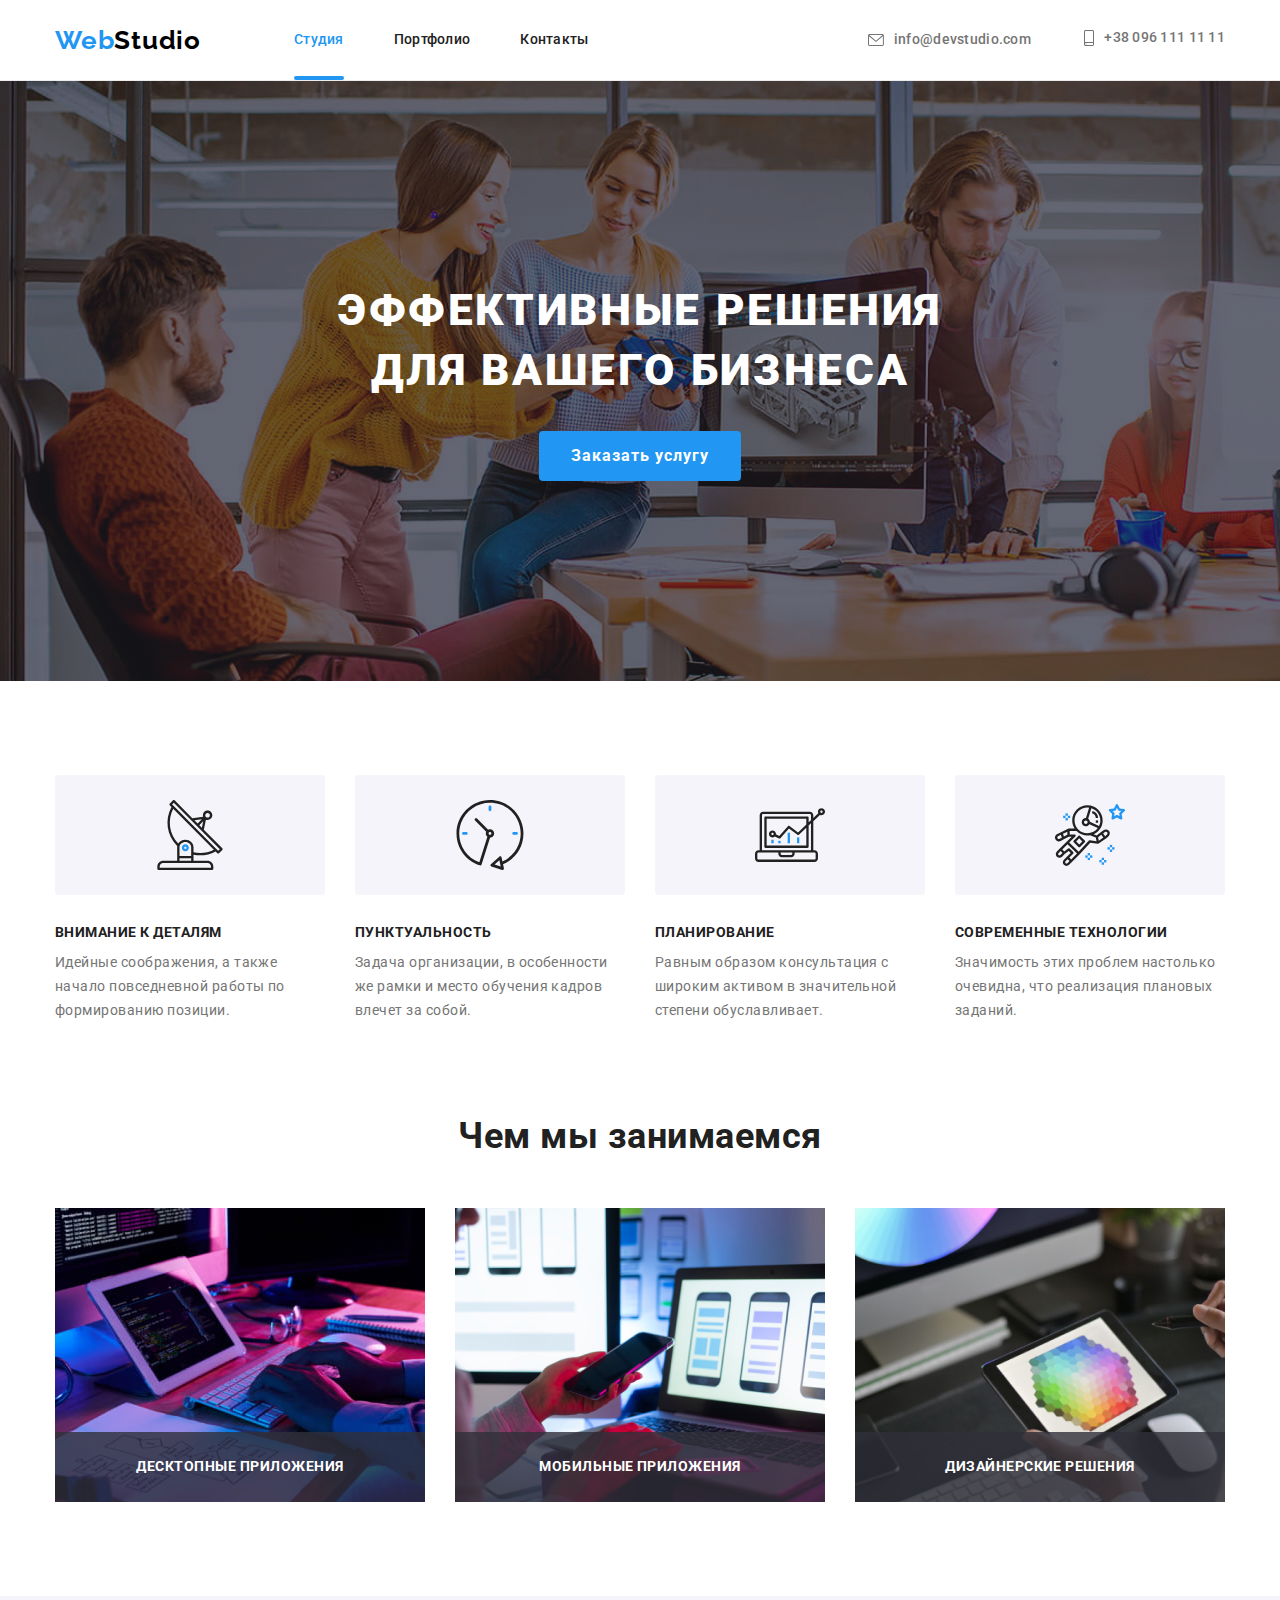
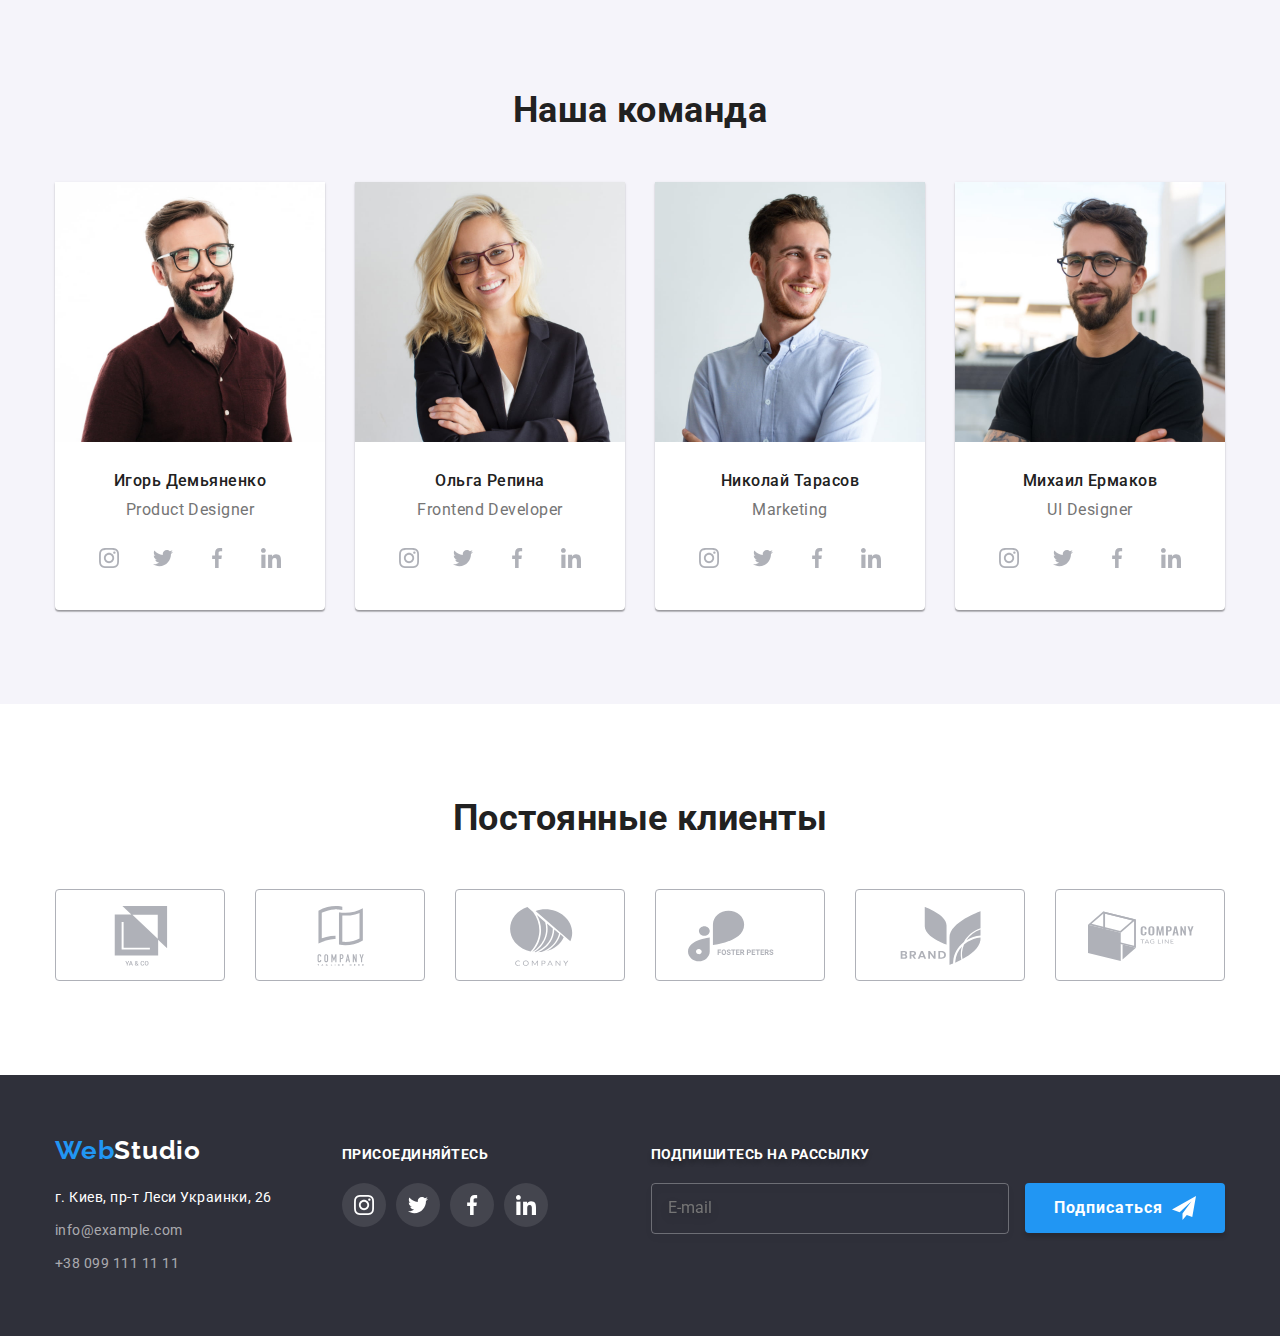
<file: index.html>
<!DOCTYPE html>
<html lang="ru">
<head>
    <meta charset="UTF-8">
    <meta http-equiv="X-UA-Compatible" content="IE=edge">
    <meta name="viewport" content="width=device-width, initial-scale=1.0">
    <title>WebStudio</title>
    <link 
    href="https://fonts.googleapis.com/css2?family=Raleway:wght@700&family=Roboto:wght@400;500;700;900&display=swap" 
    rel="stylesheet"
    />
    <link rel="stylesheet" href="https://cdnjs.cloudflare.com/ajax/libs/modern-normalize/1.1.0/modern-normalize.min.css">
    <link rel="stylesheet" href="./css/style.css"/>
</head>
<body>

    <!--Шапка-->
    <header class="header">
        <div class="container main-header">
            <a href="./index.html" class="logo">Web<span>Studio</span></a>
            <nav class="site-nav">
                 <ul class="site-nav list">
                    <li class="item"> <a class="link current" href="">Студия</a></li>
                    <li class="item"> <a class="link" href="./portfolio.html">Портфолио</a></li>
                    <li class="item"> <a class="link" href="">Контакты</a></li>
                 </ul>
            </nav>
            <div class="contacts">
                <a class="link" href="mailto:info@devstudio.com">
                    <svg class="contacts-icon" width="16" height="12">
                        <use href="./images/icon-sprite.svg#envelope"></use>
                    </svg>info@devstudio.com
                </a>
                <a class="link" href="tel:+380991111111">
                    <svg class="contacts-icon" width="10" height="16">
                        <use href="./images/icon-sprite.svg#smartphone"></use>
                    </svg>+38 096 111 11 11
                </a>
            </div>
        </div>
    </header>
    <main>      

    <!-- Hero -->
    <section class="hero">
        <div class="overlay">
            <div class="heading-container">
                <h1 class="hero-title">Эффективные решения для вашего бизнеса</h1>
                <button type="button" class="button hero" data-modal-open>Заказать услугу</button>
            </div>
        </div>
    </section>

    <!-- Наши особенности -->
    <section class="section">
        <div class="container">
            <h2 class="section-title visually-hidden">Наши преимущества</h2>
            <ul class="features list">
                <li class="item">
                    <div class="features-icon">
                        <svg>
                            <use href="./images/icon-sprite.svg#antenna" width="70" height="70"></use>
                        </svg>
                    </div>
                    <h3 class="features-heading">Внимание к деталям</h3><p class="features-text">Идейные соображения, а также начало повседневной работы по формированию позиции.</p></li> 
                <li class="item">
                    <div class="features-icon">
                        <svg>
                            <use href="./images/icon-sprite.svg#clock" width="70" height="70"></use>
                        </svg>
                    </div>
                    <h3 class="features-heading">Пунктуальность</h3><p class="features-text">Задача организации, в особенности же рамки и место обучения кадров влечет за собой.</p></li>
                <li class="item">
                    <div class="features-icon">
                        <svg>
                            <use href="./images/icon-sprite.svg#diagram" width="70" height="70"></use>
                        </svg>
                    </div>
                    <h3 class="features-heading">Планирование</h3><p class="features-text">Равным образом консультация с широким активом в значительной степени обуславливает.</p></li>
                <li class="item">
                    <div class="features-icon">
                        <svg>
                            <use href="./images/icon-sprite.svg#astronaut" width="70" height="70"></use>
                        </svg>
                    </div>
                    <h3 class="features-heading">Современные технологии</h3><p class="features-text">Значимость этих проблем настолько очевидна, что реализация плановых заданий.</p></li>
            </ul>
        </div>
    </section> 
    
    <!-- Чем мы занимаемся-->
    <section class="section no-padding">
        <div class="container">
            <h2 class="section-title">Чем мы занимаемся</h2>
            <ul class="service-area list">
                <li class="service-area item"><img class="image" src="images/working-process1.jpg" width="370" alt="Процесс написания кода разработчиком"><div class="service-area thumb"><h3 class="service-area title">Десктопные приложения</h3></div></li>
                <li class="service-area item"><img class="image" src="images/working-process2.jpg" width="370" alt="Процесс разработки дизайна мобильного приложения"><div class="service-area thumb"><h3 class="service-area title">Мобильные приложения</h3></div></li>
                <li class="service-area item"><img class="image" src="images/working-process3.jpg" width="370" alt="Палитра цветов на планшете"><div class="service-area thumb"><h3 class="service-area title">Дизайнерские решения</h3></div></li>
            </ul>
        </div>
    </section>

    <!-- Наша команда -->
    <section class="section">
        <div class="container">
            <h2 class="section-title">Наша команда</h2>
            <ul class="team list">
                <li class="card"><img class="image" src="images/team-member4.jpg" width="270" alt="Фото Игоря Демьяненко"><h3 class="teammate">Игорь Демьяненко</h3><p class="position">Product Designer</p>
                    <ul class="networks list">
                        <li class="networks-item">
                            <a href="" class="networks-link">
                                <svg width="20px" height="20px">
                                    <use href="./images/icon-sprite.svg#instagram"></use>
                                </svg>
                            </a>
                        </li>
                        <li class="networks-item">
                            <a href="" class="networks-link">
                                <svg width="20px" height="20px">
                                    <use href="./images/icon-sprite.svg#twitter"></use>
                                </svg>
                            </a>
                        </li>
                        <li class="networks-item">
                            <a href="" class="networks-link">
                                <svg width="20px" height="20px">
                                    <use href="./images/icon-sprite.svg#facebook"></use>
                                </svg>
                            </a>
                        </li>
                        <li class="networks-item">
                            <a href="" class="networks-link">
                                <svg width="20px" height="20px">
                                    <use href="./images/icon-sprite.svg#linkedin"></use>
                                </svg>
                            </a>
                        </li>
                    </ul>
                </li>
                <li class="card"><img class="image" src="images/team-member1.jpg" width="270" alt="Фото Ольги Репиной"><h3 class="teammate">Ольга Репина</h3><p class="position">Frontend Developer</p>
                    <ul class="networks list">
                        <li class="networks-item">
                            <a href="" class="networks-link">
                                <svg width="20px" height="20px">
                                    <use href="./images/icon-sprite.svg#instagram"></use>
                                </svg>
                            </a>
                        </li>
                        <li class="networks-item">
                            <a href="" class="networks-link">
                                <svg width="20px" height="20px">
                                    <use href="./images/icon-sprite.svg#twitter"></use>
                                </svg>
                            </a>
                        </li>
                        <li class="networks-item">
                            <a href="" class="networks-link">
                                <svg width="20px" height="20px">
                                    <use href="./images/icon-sprite.svg#facebook"></use>
                                </svg>
                            </a>
                        </li>
                        <li class="networks-item">
                            <a href="" class="networks-link">
                                <svg width="20px" height="20px">
                                    <use href="./images/icon-sprite.svg#linkedin"></use>
                                </svg>
                            </a>
                        </li>
                    </ul>
                </li>
                <li class="card"><img class="image" src="images/team-member2.jpg" width="270" alt="Фото Николая Тарасова"><h3 class="teammate">Николай Тарасов</h3><p class="position">Marketing</p>
                 <ul class="networks list">
                        <li class="networks-item">
                            <a href="" class="networks-link">
                                <svg width="20px" height="20px">
                                    <use href="./images/icon-sprite.svg#instagram"></use>
                                </svg>
                            </a>
                        </li>
                        <li class="networks-item">
                            <a href="" class="networks-link">
                                <svg width="20px" height="20px">
                                    <use href="./images/icon-sprite.svg#twitter"></use>
                                </svg>
                            </a>
                        </li>
                        <li class="networks-item">
                            <a href="" class="networks-link">
                                <svg width="20px" height="20px">
                                    <use href="./images/icon-sprite.svg#facebook"></use>
                                </svg>
                            </a>
                        </li>
                        <li class="networks-item">
                            <a href="" class="networks-link">
                                <svg width="20px" height="20px">
                                    <use href="./images/icon-sprite.svg#linkedin"></use>
                                </svg>
                            </a>
                        </li>
                    </ul>
                </li>
                <li class="card"><img class="image" src="images/team-member3.jpg" width="270" alt="Фото Михаила Ермакова"><h3 class="teammate">Михаил Ермаков</h3><p class="position">UI Designer</p>
                 <ul class="networks list">
                        <li class="networks-item">
                            <a href="" class="networks-link">
                                <svg width="20px" height="20px">
                                    <use href="./images/icon-sprite.svg#instagram"></use>
                                </svg>
                            </a>
                        </li>
                        <li class="networks-item">
                            <a href="" class="networks-link">
                                <svg width="20px" height="20px">
                                    <use href="./images/icon-sprite.svg#twitter"></use>
                                </svg>
                            </a>
                        </li>
                        <li class="networks-item">
                            <a href="" class="networks-link">
                                <svg width="20px" height="20px">
                                    <use href="./images/icon-sprite.svg#facebook"></use>
                                </svg>
                            </a>
                        </li>
                        <li class="networks-item">
                            <a href="" class="networks-link">
                                <svg width="20px" height="20px">
                                    <use href="./images/icon-sprite.svg#linkedin"></use>
                                </svg>
                            </a>
                        </li>
                    </ul>
                </li>
            </ul>
        </div>
    </section>
    <section class="section">
       <div class="container">
            <h2 class="section-title">Постоянные клиенты</h2>
            <ul class="clients list">
                <li class="client-item">
                     <svg width="106px" height="60px">
                         <use href="./images/icon-sprite.svg#client1"></use>
                     </svg>
                </li>
                <li class="client-item">
                    <svg width="106px" height="60px">
                        <use href="./images/icon-sprite.svg#client2"></use>
                    </svg>
               </li>
               <li class="client-item">
                    <svg width="106px" height="60px">
                        <use href="./images/icon-sprite.svg#client3"></use>
                    </svg>
                </li>
                <li class="client-item">
                    <svg width="106px" height="60px">
                        <use href="./images/icon-sprite.svg#client4"></use>
                    </svg>
                </li>
                <li class="client-item">
                     <svg width="106px" height="60px">
                         <use href="./images/icon-sprite.svg#client5"></use>
                     </svg>
                </li>
                <li class="client-item">
                    <svg width="106px" height="60px">
                        <use href="./images/icon-sprite.svg#client6"></use>
                    </svg>
                </li>
            </ul>
       </div>
    </section>
    </main>

    <!--Подвал-->
    <footer class="footer">
        <div class="container footer">
            <div>
                <a href="./index.html" class="logo footer">Web<span>Studio</span></a>
                <address class="address">
                 г. Киев, пр-т Леси Украинки, 26
                <a class="address-contacts" href="mailto:info@example.com">info@example.com</a> 
                <a class="address-contacts" href="tel:+380991111111">+38 099 111 11 11</a>
                </address>
            </div>
            <div class="join-us">
                <h3 class="footer-networks heading">Присоединяйтесь</h3>
                <ul class="footer-networks list">
                    <li class="footer-networks item">
                        <a href="" class="footer-networks link">
                            <svg width="20px" height="20px">
                                <use href="./images/icon-sprite.svg#instagram"></use>
                            </svg>
                        </a>
                    </li>
                    <li class="footer-networks item">
                        <a href="" class="footer-networks link">
                            <svg width="20px" height="20px">
                                <use href="./images/icon-sprite.svg#twitter"></use>
                            </svg>
                        </a>
                    </li>
                    <li class="footer-networks item">
                        <a href="" class="footer-networks link">
                            <svg width="20px" height="20px">
                                <use href="./images/icon-sprite.svg#facebook"></use>
                            </svg>
                        </a>
                    </li>
                    <li class="footer-networks item">
                        <a href="" class="footer-networks link">
                            <svg width="20px" height="20px">
                                <use href="./images/icon-sprite.svg#linkedin"></use>
                            </svg>
                        </a>
                    </li>
                </ul>
            </div>
            <form class="subscription-form" name="subscription-form" autocomplete="on">
                <label for="email-subscription" class="subscription-title">Подпишитесь на рассылку</label>
                <div class="">
                    <input type="email" name="email" id="email-subscription" placeholder="E-mail" class="email-form">
                    <button type="submit" class="subscription-button">Подписаться
                        <span class="icon-send"></span>
                    </button>
                </div>
            </form>
        </div>
        <div class="backdrop is-hidden" data-modal>
            <div class="modal">
                <button type="button" class="button-close" data-modal-close>
                    <svg width="18px" height="18px">
                        <use href="./images/icon-sprite.svg#close-icon"></use>
                    </svg>
                </button>
                <h3 class="form-title">Оставьте свои данные, мы вам перезвоним</h3>
                <form name="form-contacts" class="form-contacts">
                    <div class="form-field">
                        <label for="name" class="form-label">Имя</label>
                        <input type="text" name="name" id="name" class="form-input">
                        <svg class="input-icon" width="18" height="18" xmlns="http://www.w3.org/2000/svg"><path d="M9 9a3 3 0 1 0 0-6 3 3 0 1 0 0 6Zm0 1.5c-2.003 0-6 1.005-6 3v.75c0 .412.337.75.75.75h10.5c.412 0 .75-.338.75-.75v-.75c0-1.995-3.998-3-6-3Z"/></svg>
                    </div>
                    <div class="form-field">
                        <label for="tel" class="form-label">Телефон</label>
                        <input type="tel" name="tel" id="tel" class="form-input">
                        <svg class="input-icon" width="18" height="18" xmlns="http://www.w3.org/2000/svg"><path d="m13.996 11.123-1.838-.21a1.44 1.44 0 0 0-1.187.412l-1.332 1.332a10.888 10.888 0 0 1-4.769-4.77L6.21 6.55a1.44 1.44 0 0 0 .412-1.187l-.21-1.824a1.448 1.448 0 0 0-1.44-1.28H3.72c-.818 0-1.498.68-1.448 1.497.384 6.18 5.327 11.116 11.5 11.5.817.05 1.498-.63 1.498-1.448v-1.252a1.434 1.434 0 0 0-1.274-1.432Z"/></svg>
                    </div>
                    <div class="form-field">
                        <label for="email" class="form-label">Почта</label>
                        <input type="email" name="email" id="email" class="form-input">
                        <svg class="input-icon" width="18" height="18" xmlns="http://www.w3.org/2000/svg"><path d="M15 3H3c-.825 0-1.492.675-1.492 1.5l-.008 9c0 .825.675 1.5 1.5 1.5h12c.825 0 1.5-.675 1.5-1.5v-9c0-.825-.675-1.5-1.5-1.5Zm-.3 3.188L9.398 9.502a.759.759 0 0 1-.796 0L3.3 6.188a.637.637 0 1 1 .675-1.08L9 8.25l5.025-3.143a.637.637 0 1 1 .675 1.08Z"/></svg>
                    </div>
                    <div class="form-field">
                        <label for="comment" class="form-label">Комментарий</label>
                        <textarea name="comment" id="comment" class="form-input comment" rows="4" placeholder="Введите текст"></textarea>
                    </div>
                    <div class="center">
                        <label class="form-policy">
                            <input type="checkbox" name="input-checkbox" class="input-checkbox">
                            <span class="icon-checkbox"></span>
                            <p class="checkbox-title">Соглашаюсь с рассылкой и принимаю</p>
                            <a href="" class="policy-link">Условия договора</a>
                        </label>
                        <button type="submit" class="form-button">Отправить</button>
                    </div>
                </form>
            </div>
        </div>
    </footer>
    <script src="./js/modal.js"></script>
</body>
</html>
</file>
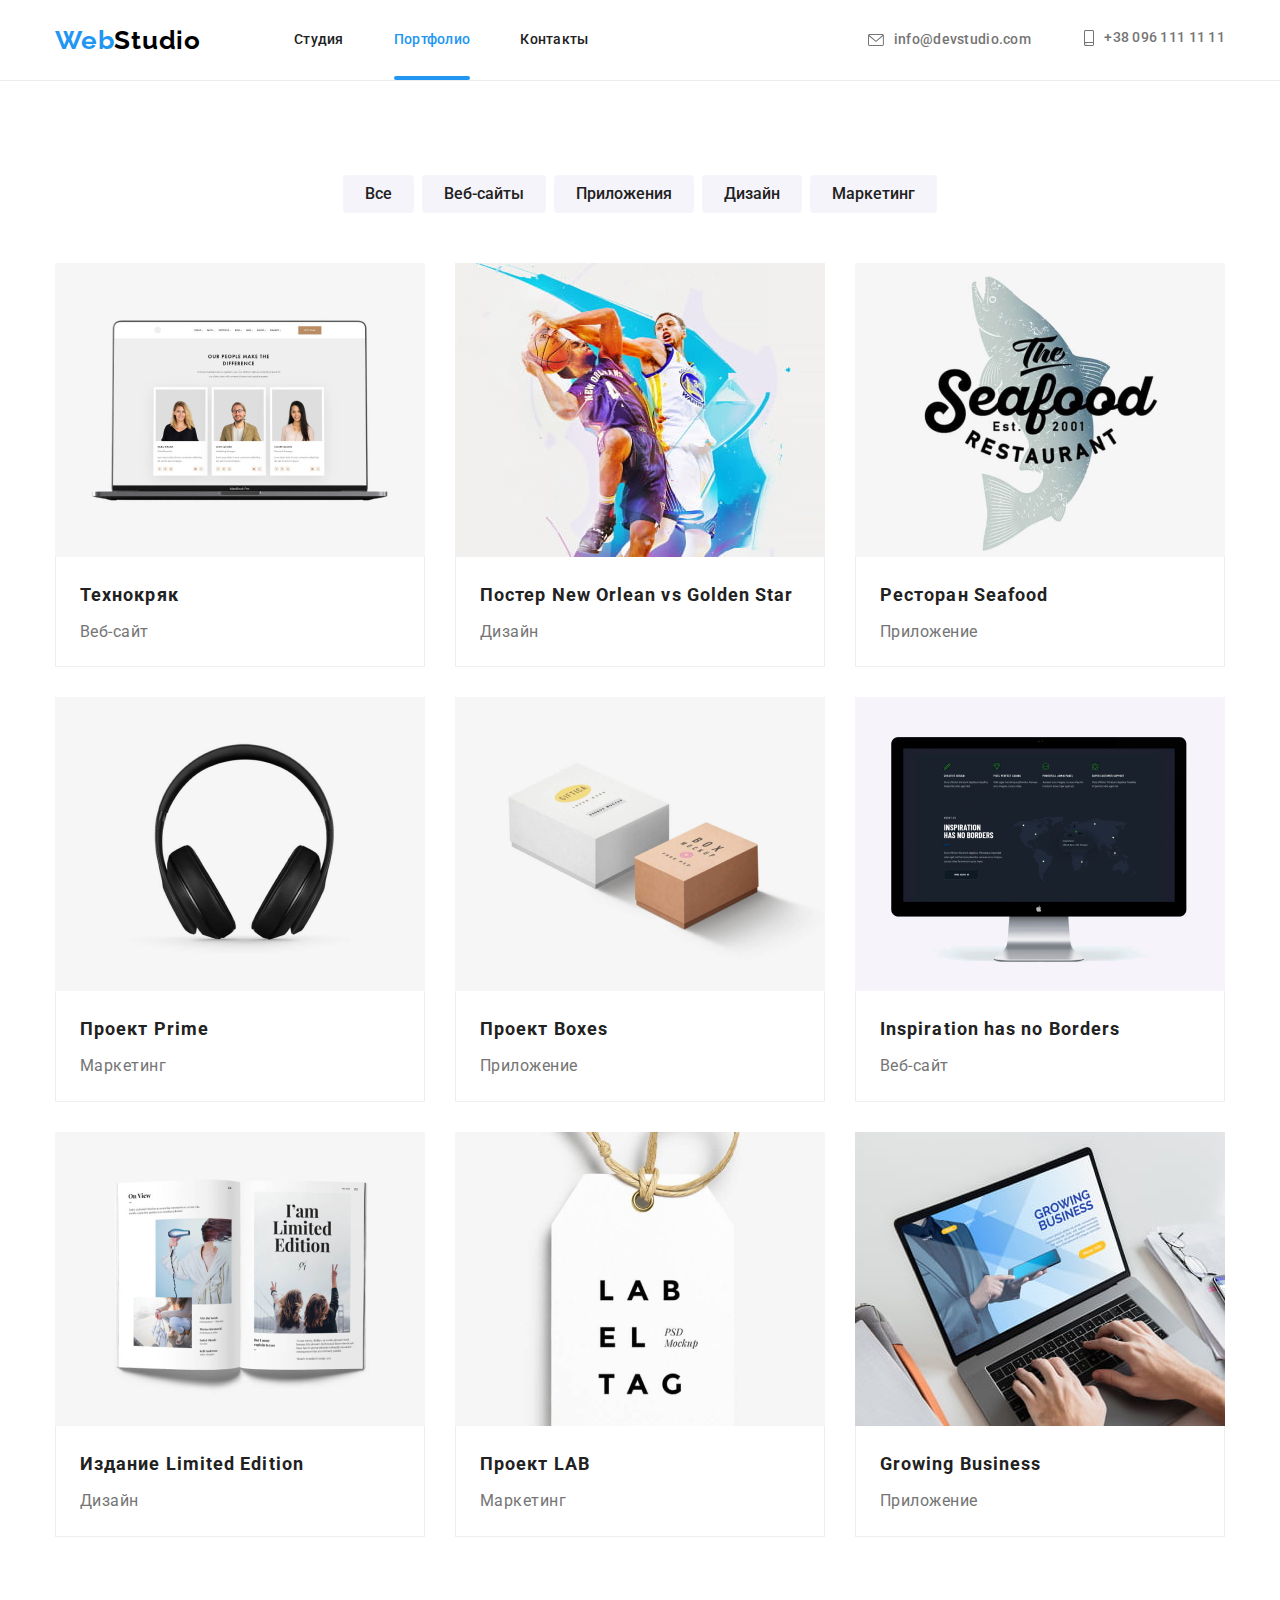
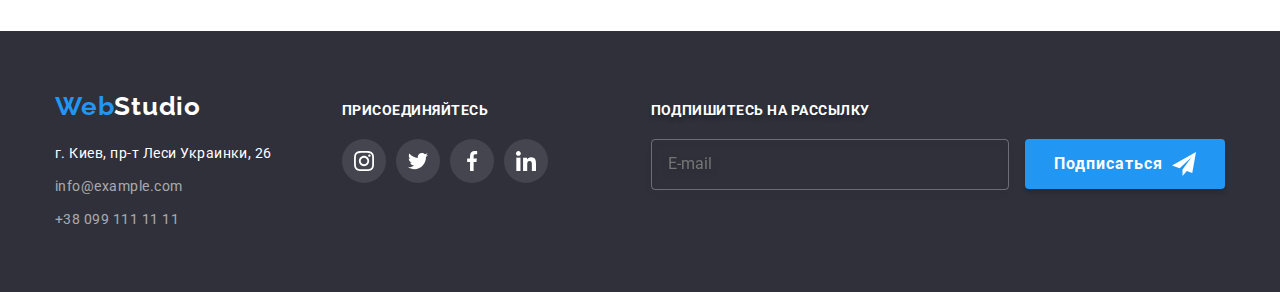
<file: portfolio.html>
<!DOCTYPE html>
<html lang="ru">
<head>
    <meta charset="UTF-8">
    <meta http-equiv="X-UA-Compatible" content="IE=edge">
    <meta name="viewport" content="width=device-width, initial-scale=1.0">
    <title>WebStudio</title>
    <link 
    href="https://fonts.googleapis.com/css2?family=Raleway:wght@700&family=Roboto:wght@400;500;700;900&display=swap" 
    rel="stylesheet"
    />
    <link rel="stylesheet" href="https://cdnjs.cloudflare.com/ajax/libs/modern-normalize/1.1.0/modern-normalize.min.css">
    <link rel="stylesheet" href="./css/style.css">
</head>
<body>
     <!--Шапка-->
    <header class="header">
        <div class="container main-header">
            <a href="./index.html" class="logo">Web<span>Studio</span></a>
            <nav class="site-nav">
                 <ul class="site-nav list">
                    <li class="item"> <a class="link" href="./index.html">Студия</a></li>
                    <li class="item"> <a class="link current" href="./portfolio.html">Портфолио</a></li>
                    <li class="item"> <a class="link" href="">Контакты</a></li>
                 </ul>
            </nav>
            <div class="contacts">
                <a class="link" href="mailto:info@devstudio.com">
                    <svg class="contacts-icon" width="16" height="12">
                        <use href="./images/icon-sprite.svg#envelope"></use>
                    </svg>info@devstudio.com</a>
                <a class="link" href="tel:+380991111111">
                    <svg class="contacts-icon" width="10" height="16">
                        <use href="./images/icon-sprite.svg#smartphone"></use>
                    </svg>+38 096 111 11 11</a>
            </div>
        </div>
    </header>

    <main>
        <section class="container portfolio">
            <!-- <h1>Портфолио</h1> -->
            <ul class="filter list">
                <li class="item"><button type="button" class="filter-button">Все</button></li>
                <li class="item"><button type="button" class="filter-button">Веб-сайты</button></li>
                <li class="item"><button type="button" class="filter-button">Приложения</button></li>
                <li class="item"><button type="button" class="filter-button">Дизайн</button></li>
                <li class="item"><button type="button" class="filter-button">Маркетинг</button></li>
            </ul>
            <ul class="projects list">
                <li class="project-card">
                    <a class="project-link" href="#">
                        <div class="overlay">
                            <img class="image" src="./images/project-tehnokryak.jpg" width="370" alt="Разработанный веб-сайт">
                            <div class="projects-thumb">
                                <p class="text">Технокряк это современная площадка распространения коронавируса. Компании используют эту платформу для цифрового шпионажа и атак на защищённые сервера конкурентов.</p>
                            </div>
                        </div>
                        <div class="card-text">
                            <h2 class="projects-name">Технокряк</h2>
                            <p class="projects-type">Веб-сайт</p>
                        </div>
                    </a>
                </li>
                <li class="project-card">
                    <a class="project-link" href="#">
                        <div class="overlay">
                            <img class="image" src="./images/project-poster.jpg" width="370" alt="Разработанный дизайн постера">
                            <div class="projects-thumb">
                                <p class="text">Технокряк это современная площадка распространения коронавируса. Компании используют эту платформу для цифрового шпионажа и атак на защищённые сервера конкурентов.</p>
                            </div>
                        </div>
                        <div class="card-text">
                            <h2 class="projects-name">Постер New Orlean vs Golden Star</h2>
                            <p class="projects-type">Дизайн</p>
                        </div>
                    </a>
                </li>
                <li class="project-card">
                    <a class="project-link" href="#">
                        <div class="overlay">
                            <img class="image" src="./images/app-seafood.jpg" width="370" alt="Разработанное приложение для ресторана">
                            <div class="projects-thumb">
                                <p class="text">Технокряк это современная площадка распространения коронавируса. Компании используют эту платформу для цифрового шпионажа и атак на защищённые сервера конкурентов.</p>
                            </div>
                        </div>
                        <div class="card-text">
                            <h2 class="projects-name">Ресторан Seafood</h2>
                            <p class="projects-type">Приложение</p>
                        </div>
                    </a>
                </li>
                <li class="project-card">
                    <a class="project-link" href="#">
                        <div class="overlay">
                            <img class="image" src="./images/project-prime.jpg" width="370" alt="Проект Прайм">
                            <div class="projects-thumb">
                                <p class="text">Технокряк это современная площадка распространения коронавируса. Компании используют эту платформу для цифрового шпионажа и атак на защищённые сервера конкурентов.</p>
                            </div>
                        </div>
                        <div class="card-text">
                            <h2 class="projects-name">Проект Prime</h2>
                            <p class="projects-type">Маркетинг</p>
                        </div>
                    </a>
                </li>
                <li class="project-card">
                    <a class="project-link" href="#">
                        <div class="overlay">
                            <img class="image" src="./images/project-boxes.jpg" width="370" alt="Разработанное приложение для проекта">
                            <div class="projects-thumb">
                                <p class="text">Технокряк это современная площадка распространения коронавируса. Компании используют эту платформу для цифрового шпионажа и атак на защищённые сервера конкурентов.</p>
                            </div>
                        </div>
                        <div class="card-text">
                            <h2 class="projects-name">Проект Boxes</h2>
                            <p class="projects-type">Приложение</p>
                        </div>
                    </a>
                </li>
                <li class="project-card">
                    <a class="project-link" href="#">
                        <div class="overlay">
                            <img class="image" src="./images/developed-web-site.jpg" width="370" alt="Разработанный веб-сайт">
                            <div class="projects-thumb">
                                <p class="text">Технокряк это современная площадка распространения коронавируса. Компании используют эту платформу для цифрового шпионажа и атак на защищённые сервера конкурентов.</p>
                            </div>
                        </div>
                        <div class="card-text">
                            <h2 class="projects-name">Inspiration has no Borders</h2>
                            <p class="projects-type">Веб-сайт</p>
                        </div>
                    </a>
                </li>
                <li class="project-card">
                    <a class="project-link" href="#">
                        <div class="overlay">
                            <img class="image" src="./images/project-limited-edition.jpg" width="370" alt="Разработанный дизайн издания">
                            <div class="projects-thumb">
                                <p class="text">Технокряк это современная площадка распространения коронавируса. Компании используют эту платформу для цифрового шпионажа и атак на защищённые сервера конкурентов.</p>
                            </div>
                        </div>
                        <div class="card-text">
                            <h2 class="projects-name">Издание Limited Edition</h2>
                            <p class="projects-type">Дизайн</p>
                        </div>
                    </a>
                </li>
                <li class="project-card">
                    <a class="project-link" href="#">
                        <div class="overlay">
                            <img class="image" src="./images/project-lab.jpg" width="370" alt="Проект ЛАБ">
                            <div class="projects-thumb">
                                <p class="text">Технокряк это современная площадка распространения коронавируса. Компании используют эту платформу для цифрового шпионажа и атак на защищённые сервера конкурентов.</p>
                            </div>
                        </div>
                        <div class="card-text">
                            <h2 class="projects-name">Проект LAB</h2>
                            <p class="projects-type">Маркетинг</p>
                        </div>
                    </a>
                </li>
                <li class="project-card">
                    <a class="project-link" href="#">
                        <div class="overlay">
                            <img class="image" src="./images/project-growing-business.jpg" width="370" alt="Разработанное приложение">
                            <div class="projects-thumb">
                                <p class="text">Технокряк это современная площадка распространения коронавируса. Компании используют эту платформу для цифрового шпионажа и атак на защищённые сервера конкурентов.</p>
                            </div>
                        </div>
                        <div class="card-text">
                            <h2 class="projects-name">Growing Business</h2>
                            <p class="projects-type">Приложение</p>
                        </div>
                    </a>
                </li>
            </ul>
        </section>  
    </main>

   <!--Подвал-->
   <footer class="footer">
    <div class="container footer">
        <div>
            <a href="./index.html" class="logo footer">Web<span>Studio</span></a>
            <address class="address">
             г. Киев, пр-т Леси Украинки, 26
            <a class="address-contacts" href="mailto:info@example.com">info@example.com</a> 
            <a class="address-contacts" href="tel:+380991111111">+38 099 111 11 11</a>
            </address>
        </div>
        <div class="join-us">
            <h3 class="footer-networks heading">Присоединяйтесь</h3>
            <ul class="footer-networks list">
                <li class="footer-networks item">
                    <a href="" class="footer-networks link">
                        <svg width="20px" height="20px">
                            <use href="./images/icon-sprite.svg#instagram"></use>
                        </svg>
                    </a>
                </li>
                <li class="footer-networks item">
                    <a href="" class="footer-networks link">
                        <svg width="20px" height="20px">
                            <use href="./images/icon-sprite.svg#twitter"></use>
                        </svg>
                    </a>
                </li>
                <li class="footer-networks item">
                    <a href="" class="footer-networks link">
                        <svg width="20px" height="20px">
                            <use href="./images/icon-sprite.svg#facebook"></use>
                        </svg>
                    </a>
                </li>
                <li class="footer-networks item">
                    <a href="" class="footer-networks link">
                        <svg width="20px" height="20px">
                            <use href="./images/icon-sprite.svg#linkedin"></use>
                        </svg>
                    </a>
                </li>
            </ul>
        </div>
        <form class="subscription-form" name="subscription-form" autocomplete="on">
            <label for="email-subscription" class="subscription-title">Подпишитесь на рассылку</label>
            <div class="">
                <input type="email" name="email" id="email-subscription" placeholder="E-mail" class="email-form">
                <button type="submit" class="subscription-button">Подписаться
                    <span class="icon-send"></span>
                </button>
            </div>
        </form>
    </div>
    </div>
</footer>
</body>
</html>
</file>
<file: css/style.css>
/* акцент #2196F3 */
/* основной цвет #212121 */
/* вторичный цвет #757575 */
/* белый #FFFFFF */
/* переменный цвет секции #F5F4FA */
:root {
    --primary-text-color: #212121;
    --secondary-text-color: #757575;
    --accent-color: #2196F3;
    --primary-white-color: #FFFFFF;
    --secondary-background-color: #F5F4FA;
    --o-animation-timing-function: cubic-bezier(0.4, 0, 0.2, 1);
}
body {
    color: var(--primary-text-color);
    font-family: Roboto, sans-serif;
    font-weight: 400;
    letter-spacing: 0.03em;
}

.list {
    list-style: none;
    padding: 0;
    margin: 0;
}

.image {
    display: block;
}

.container {
    width: 1200px;
    margin: 0 auto;
    padding-right: 15px;
    padding-left: 15px;
}

.visually-hidden {
    position: absolute;
    width: 1px;
    height: 1px;
    margin: -1px;
    border: 0;
    padding: 0;
    clip: rect(0 0 0 0);
    overflow: hidden;
}

/* Лого */
.logo {
    color: var(--accent-color);
    font-family: Raleway, sans-serif;
    font-size: 26px;
    font-weight: 700;
    line-height: 1.19; 
    letter-spacing: 0.03em;
    text-decoration: none;
}
.logo span {
    color: #000000;
}
/* Шапка */
.header {
    border-bottom: 1px solid #ECECEC;

    font-weight: 500;
    font-size: 14px;
    line-height: 1.14;
    letter-spacing: 0.02em;
}
.container.main-header {
    display: flex;
    align-items: center;
}
.site-nav {
    margin-left: 93px;
}
.site-nav.list {
    display: flex;
    margin-left: 0;
}
.site-nav .item:not(:last-child) {
    margin-right: 50px;
}
.site-nav .link {
    position: relative;

    display: block;
    padding-top: 32px;
    padding-bottom: 32px;
    
    color: var(--primary-text-color);
    text-decoration: none;

    transition: color 250ms var(--o-animation-timing-function);
}
.site-nav .link:hover,
.site-nav .link:focus {
    color: var(--accent-color);
}
.site-nav .link.current {
    color: var(--accent-color);
}
.site-nav .link::after {
    content: ' ';
    display: inline-block;

    position: absolute;
    left: 0;
    bottom: 0;

    width: 100%;
    height: 4px;
    border-radius: 2px;
    background-color: var(--accent-color);

    transform: scale(0);
    transition: transform 250ms var(--o-animation-timing-function);
}
.site-nav .link.current::after {
    transform: scale(1);
}
.site-nav .link:hover::after,
.site-nav .link:focus::after {
    transform: scale(1);
}
.contacts {
    margin-left: auto;
}
.contacts .link:not(:last-child) {
    margin-right: 50px;
}
.contacts .link {
    color: var(--secondary-text-color);
    fill: var(--secondary-text-color);
    text-decoration: none;
    display: inline-flex;
    align-items: center;

    transition: color 250ms var(--o-animation-timing-function), fill 250ms var(--o-animation-timing-function);
}
.contacts .link:hover,
.contacts .link:focus {
    color: var(--accent-color);
    fill: var(--accent-color);
}
.contacts-icon {
    margin-right: 10px;
}

/* Hero */
.hero {
    background-color: #C4C4C4;
    text-align: center;
}
.hero .overlay {
    height: 600px;
    max-width: 1600px;
    margin-left: auto;
    margin-right: auto;
    padding-top: 200px;
    padding-bottom: 200px;
    background-image: linear-gradient(to right, rgba(47, 48, 58, 0.4), rgba(47, 48, 58, 0.4) ), url(../images/hero-image.jpg);
}
.heading-container {
    width: 696px;
    margin: auto;
}
.hero-title {
    margin-bottom: 30px;
    margin-top: 0;

    color: var(--primary-white-color);
    font-weight: 900;
    font-size: 44px;
    line-height: 1.36;
    letter-spacing: 0.06em;
    text-transform: uppercase;
}
.button {
    border: 0;
    border-radius: 4px;
    padding: 10px 32px;
    

    color: var(--primary-white-color);
    background-color: var(--accent-color);
    font-family: inherit;
    font-weight: 700;
    font-size: 16px;
    line-height: 1.87;
    text-align: center;
    letter-spacing: 0.06em;
    align-items: center;

    cursor: pointer;
}

/* Секции */
.section {
    padding-bottom: 94px;
    padding-top: 94px;
}
.section.no-padding {
    padding-top: 0;
}
.section:nth-child(4) {
    background-color: var(--secondary-background-color);
}
.section-title {
    margin-top: 0;
    margin-bottom: 50px;

    font-style: normal;
    font-size: 36px;
    text-align: center;
    line-height: 1.16;
}

/* Наши особенности */
.features-heading {
    margin-top: 0;
    margin-bottom: 10px;
    font-size: 14px;
    line-height: 1.14;
    text-transform: uppercase;
}
.features-icon {
    display: flex;
    justify-content: center;
    width: 270px;
    height: 120px;
    background-color: #F5F4FA;
    border-radius: 4px;
    margin-bottom: 30px;
    padding: 25px 100px;
}
.features-text {
    margin: 0;
    color: var(--secondary-text-color);
    font-size: 14px;
    line-height: 1.7;
}
.features.list {
    display: flex;
    justify-content: space-between;
}
.features .item {
    width: 270px;
}

/* Чем мы занимаемся */
.service-area.list {
    display: flex;
    justify-content: space-between;
}
.service-area.item {
    position: relative;
}
.service-area.title {
    margin: 0;

    font-size: 14px;
    line-height: 1.14;
    text-align: center;
    text-transform: uppercase; 
    color: var(--primary-white-color);
}
.service-area.thumb {
    position: absolute;
    left: 0;
    bottom: 0;
    width: 100%;

    padding-top: 27px;
    padding-bottom: 27px;
    background-color: rgba(47, 48, 58, 0.8);
}

/* Наша команда */
.team .card {
    background-color: var(--primary-white-color);
    box-shadow: 0px 1px 3px rgba(0, 0, 0, 0.12), 0px 1px 1px rgba(0, 0, 0, 0.14), 0px 2px 1px rgba(0, 0, 0, 0.2);
    border-radius: 0px 0px 4px 4px;
}
.team.list {
    display: flex;
    justify-content: space-between;
}
.teammate {
    margin-top: 30px;
    margin-bottom: 10px;

    font-weight: 500;
    font-size: 16px;
    line-height: 1.18;
    text-align: center;
}
.position {
    margin-top: 0;
    margin-bottom: 16px;

    color: var(--secondary-text-color);
    font-size: 16px;
    line-height: 1.18;
    text-align: center; 
}
.networks.list {
    display: flex;
    align-items: center;
    margin-bottom: 30px;
    margin-right: 32px;
    margin-left: 32px;
}
.networks-link{
    display: flex;
    align-items: center;
    justify-content: center;
    width: 44px;
    height: 44px;
    border-radius: 50%;
    fill: #AFB1B8;

    transition: background-color 250ms var(--o-animation-timing-function), fill 250ms var(--o-animation-timing-function);
}

.networks-item + .networks-item {
    margin-left: 10px;
}
.networks-link:hover, 
.networks-link:focus {
    background-color: var(--accent-color);
    fill: var(--primary-white-color);
}

/* Постоянные клиенты */
.clients.list {
    display: flex;
    justify-content: space-between;
}
.client-item {
    width: 170px;
    height: 92px;
    border-radius: 4px;
    border: 1px solid #AFB1B8;
    padding: 16px 32px;
    fill: #afb1b8;

    transition: border-color 250ms var(--o-animation-timing-function), fill 250ms var(--o-animation-timing-function);
}
.client-item:hover,
.client-item:focus {
    border-color: var(--accent-color);
    fill: var(--accent-color);
    cursor: pointer;
}
/* Подвал */  
.footer {
    background-color: #2F303A;
}
.container.footer {
    padding-top: 60px;
    padding-bottom: 60px;
    display: flex;
}

.logo.footer span {
    color: #FFFFFF;
}
.address {
    display: flex;
    flex-direction: column;
    margin-top: 20px;

    color: var(--primary-white-color);
    font-style: normal;
    font-size: 14px;
    line-height: 1.7;
}
.address-contacts {
    margin-top: 9px;

    color: rgba(255, 255, 255, 0.6);
    text-decoration: none;
}
.join-us {
    margin-left: 70px;
    margin-right: auto;
}
.footer-networks.heading {
    margin-top: 12px;
    margin-bottom: 20px;

    font-weight: 700;
    font-size: 14px;
    line-height: 1.14;
    text-transform: uppercase;
    color: var(--primary-white-color);
}
.footer-networks.list {
    display: flex;
    align-items: center;
}
.footer-networks.link{
    display: flex;
    align-items: center;
    justify-content: center;
    width: 44px;
    height: 44px;
    border-radius: 50%;
    background-color: rgba(255, 255, 255, 0.1);
    fill: var(--primary-white-color);

    transition: background-color 250ms var(--o-animation-timing-function);
}
.footer-networks.item + .footer-networks.item {
    margin-left: 10px;
}
.footer-networks .link:hover, 
.footer-networks .link:focus {
    background-color: var(--accent-color);
}

/* Имейл-форма подписки */

.subscription-form {
    display: flex;
    flex-direction: column;
}
.subscription-title {
    margin-top: 12px;
    margin-bottom: 20px;

    font-weight: 700;
    font-size: 14px;
    line-height: 1.14;
    text-transform: uppercase;
    color: var(--primary-white-color);
    text-shadow: 0px 4px 4px rgba(0, 0, 0, 0.25);
}
.email-form {   
    margin-right: 12px;
    padding: 15px 16px;
    width: 358px;
    border: 1px solid rgba(255, 255, 255, 0.3);
    filter: drop-shadow(0px 4px 4px rgba(0, 0, 0, 0.15));
    border-radius: 4px;
    background-color: transparent;

    font-weight: 400;
    color: var(--primary-white-color);
}
.email-form:focus {
    outline: 0;
}

.subscription-button {
    display: inline-flex;
    align-items: center;
    justify-content: space-between;

    min-width: 200px;
    padding: 10px 29px;
    background: var(--accent-color);
    box-shadow: 0px 4px 4px rgba(0, 0, 0, 0.15);
    border: 0;
    border-radius: 4px;

    font-family: inherit;
    font-weight: 700;
    font-size: 16px;
    line-height: 1.87;
    text-align: center;
    letter-spacing: 0.06em; 
    color: var(--primary-white-color);

    cursor: pointer;
}
.icon-send {
    width: 24px;
    height: 24px;
    background-image: url(../images/icon-send.svg);
}

/* Модальное окно и бэкдроп */

.backdrop.is-hidden {
    /* visibility: hidden; */
    opacity: 0;
    pointer-events: none;
}
.backdrop {
    position: fixed;
    width: 100%;
    height: 100%;
    top: 0;
    left: 0;

    background-color: rgba(0, 0, 0, 0.2);
    
    opacity: 1;
    transition: opacity 250ms var(--o-animation-timing-function);
}
.modal {
    position: absolute;
    top: 50%;
    left: 50%;
    padding: 40px;

    min-width: 528px;
    min-height: 581px;
    border-radius: 4px;
    background-color: var(--primary-white-color);

    transform: translate(-50%, -50%) scale(1);
    transition: transform 250ms var(--o-animation-timing-function);
}
.backdrop.is-hidden > .modal {
    transform: translate(-50%, -50%) scale(0.9);
}
.button-close {
    position: absolute;
    top: 8px;
    right: 8px;

    display: flex;
    justify-content: center;
    align-items: center;

    width: 30px;
    height: 30px;
    border: 1px solid rgba(0, 0, 0, 0.1);
    border-radius: 50%;
    background-color: transparent;

    cursor: pointer;

    transition: fill 250ms var(--o-animation-timing-function);
}
.button-close:hover,
.button-close:focus {
    fill: var(--accent-color);
}

/* Форма модалки  */

.form-title {
    margin-top: 0;
    margin-bottom: 12px;
    font-weight: 700;
    font-size: 20px;
    line-height: 1.15;
    text-align: center;
    color: var(--primary-text-color);
}
.form-field {
    display: flex;
    flex-direction: column;
    margin-bottom: 10px;

    position: relative;

    fill: #000000;
}
.form-label {
    margin-bottom: 4px;

    font-size: 12px;
    line-height: 1.16;
    letter-spacing: 0.01em;
    color: var(--secondary-text-color);
}
.form-input {
    padding: 12px;
    padding-left: 42px;

    border: 1px solid rgba(33, 33, 33, 0.2);
    border-radius: 4px;
    font-size: 12px;
    line-height: 1.16;
    letter-spacing: 0.01em;
}
.input-icon {
    display: inline-block;
    position: absolute;
    top: 50%;
    left: 12px;
    
    fill: var(--primary-text-color);
}
.form-input:focus {
    border: 1px solid var(--accent-color);
    outline: 0;
}
.form-input:focus + .input-icon {
    fill: var(--accent-color);
}
.form-input.comment {
    height: 120px;
    padding-right: 16px;
    padding-left: 16px;
    resize: none;
}
.form-input.comment::placeholder { 
    color: rgba(117, 117, 117, 0.5);
}

.form-policy {
    position: relative;

    margin-top: 10px;
    border: 1px black;
}
.checkbox-title {
    display: inline-block;
    margin: 0;
    margin-left: 19px;

    font-size: 14px;
    line-height: 1.71;
    color: var(--secondary-text-color);
}
.input-checkbox {
    position: absolute;
    width: 1px;
    height: 1px;
    margin: -1px;
    border: 0;
    padding: 0;
    clip: rect(0 0 0 0);
    overflow: hidden;
}
.icon-checkbox {
    position: absolute;
    top: 50%;
    left: -4px;
    transform: translateY(-50%);

    display: inline-block;
    width: 16px;
    height: 15px;

    border: 1.65px solid var(--primary-text-color);
    border-radius: 1.7px;
}
.input-checkbox:checked + .icon-checkbox {
    background-color: var(--accent-color);
    border-color: var(--accent-color);
    background-image: url(../images/icon-check.svg);
    background-origin: content-box;
    background-size: contain;
    background-position: center;
    background-repeat: no-repeat;
}
.policy-link {
    font-size: 14px;
    line-height: 1.71;
    color: var(--accent-color);
}
.center {
    display: flex;
    flex-direction: column;
    align-items: center;
}
.form-button {
    padding: 10px 55px;
    margin-top: 30px;
    
    background: var(--accent-color);
    box-shadow: 0px 4px 4px rgba(0, 0, 0, 0.15);
    border: 0;
    border-radius: 4px;

    font-weight: 700;
    font-size: 16px;
    line-height: 1.88;
    letter-spacing: 0.06em;
    color: var(--primary-white-color);

    cursor: pointer;
}

/* Стили для страницы portfolio.html */
/* Цвет фона объектов #F5F4FA */

/* Кнопки типа проектов */
.portfolio {
    padding-top: 94px;
    padding-bottom: 94px;
}
.filter.list {
    display: flex;
    justify-content: center;
    margin-bottom: 50px;
}
.filter .item + .item {
    margin-left: 8px;
}
.filter-button {
    border: 0;
    border-radius: 4px;
    padding: 6px 22px;

    color: var(--primary-text-color);
    background-color: #F5F4FA;    
    font-family: inherit;
    font-weight: 500;
    font-size: 16px;
    line-height: 1.6;
    text-align: center;

    cursor: pointer;

    transition: color 250ms var(--o-animation-timing-function), background-color 250ms var(--o-animation-timing-function), box-shadow 250ms var(--o-animation-timing-function);
}
.filter-button:hover,
.filter-button:focus {
    color: var(--primary-white-color);
    background-color: var(--accent-color);
    box-shadow: 0px 3px 1px rgba(0, 0, 0, 0.1), 0px 1px 2px rgba(0, 0, 0, 0.08), 0px 2px 2px rgba(0, 0, 0, 0.12);
}

/* Список проектов */
.projects.list {
    display: flex;
    flex-wrap: wrap;
    margin: -15px;
}
.project-card {
    margin: 15px;

    transition: box-shadow 250ms var(--o-animation-timing-function);
} 
.card-text {
    padding: 20px 24px;

    border-right: 1px solid #EEEEEE;
    border-bottom: 1px solid #EEEEEE;
    border-left: 1px solid #EEEEEE;

}
.project-link {
    text-decoration: none;
    cursor: pointer;
}
.project-link .overlay { 
    position: relative;
    overflow: hidden;
}
.projects-thumb {
    position: absolute;
    top: 0;
    left: 0;
    width: 100%;
    height: 100%;

    padding: 63px 24px;
    background-color: rgba(33, 150, 243, 0.9);

    transform: translateY(100%);
    transition: transform 250ms var(--o-animation-timing-function);
}
.project-link:hover .projects-thumb,
.project-link:focus .projects-thumb {
    transform: translateY(0);
    opacity: 1;
}
.project-card:hover,
.project-card:focus {
    box-shadow: 0px 1px 1px rgba(0, 0, 0, 0.12), 0px 4px 4px rgba(0, 0, 0, 0.06), 1px 4px 6px rgba(0, 0, 0, 0.16); 
}
.projects-thumb .text {
    margin: 0;
    
    font-size: 18px;
    line-height: 1.55;
    color: var(--primary-white-color);
}
.projects-name {
    margin: 0;

    color: var(--primary-text-color);
    font-size: 18px;
    line-height: 2;
    letter-spacing: 0.06em;
}
.projects-type {
    margin: 4px 0 0;

    color: var(--secondary-text-color);
    font-size: 16px;
    line-height: 1.87;
}
</file>
